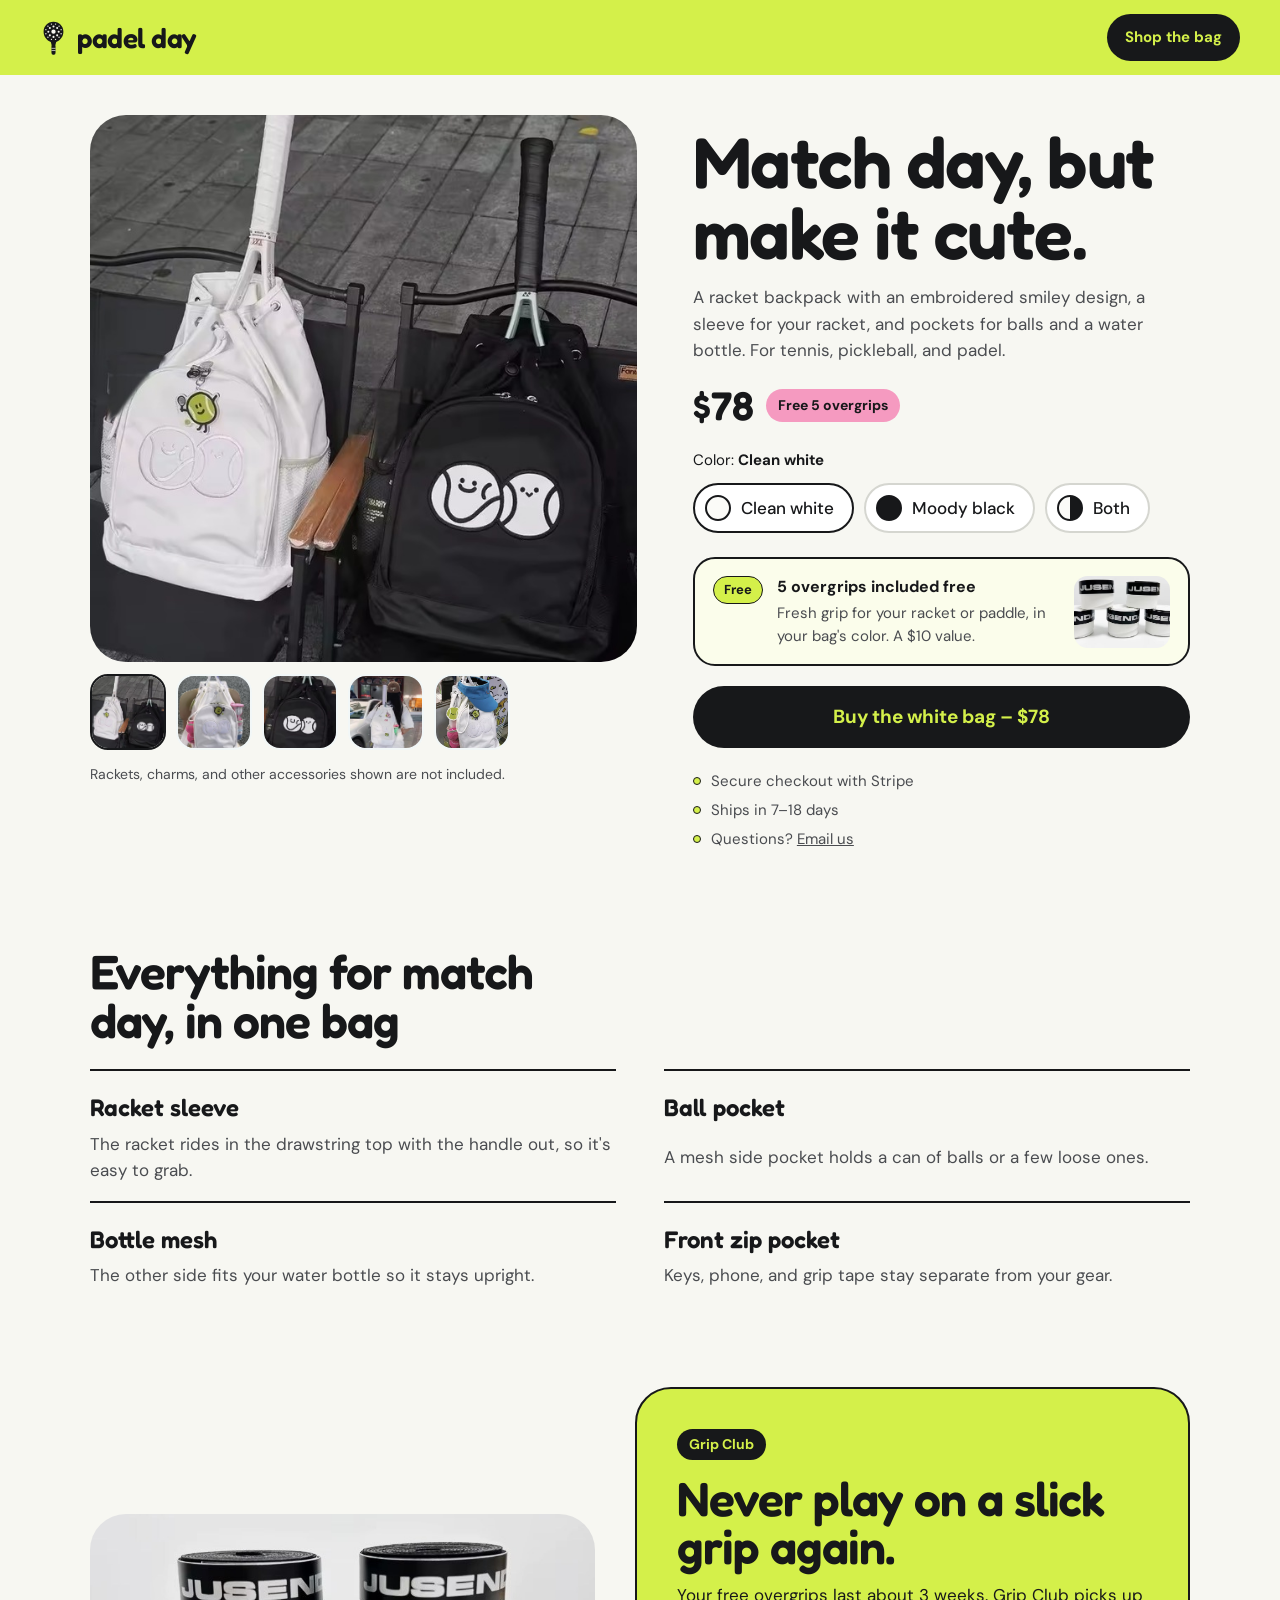
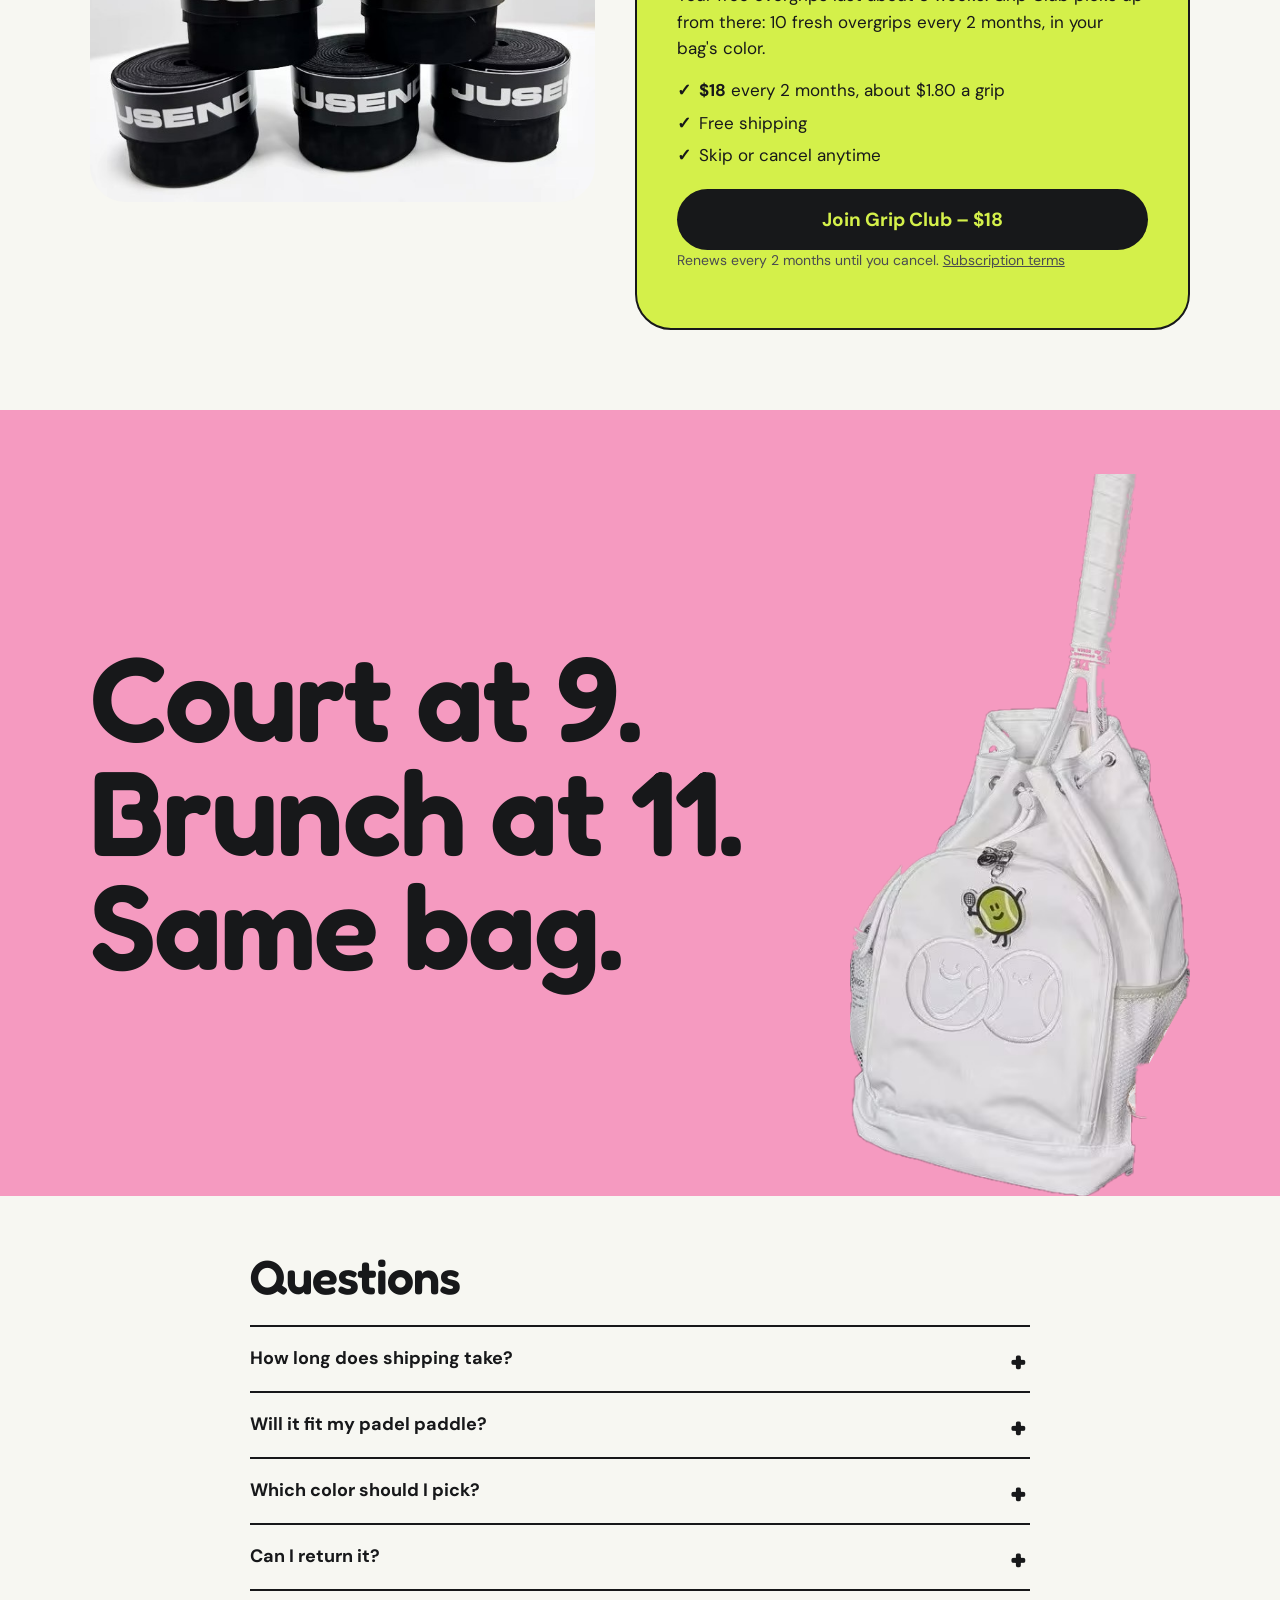
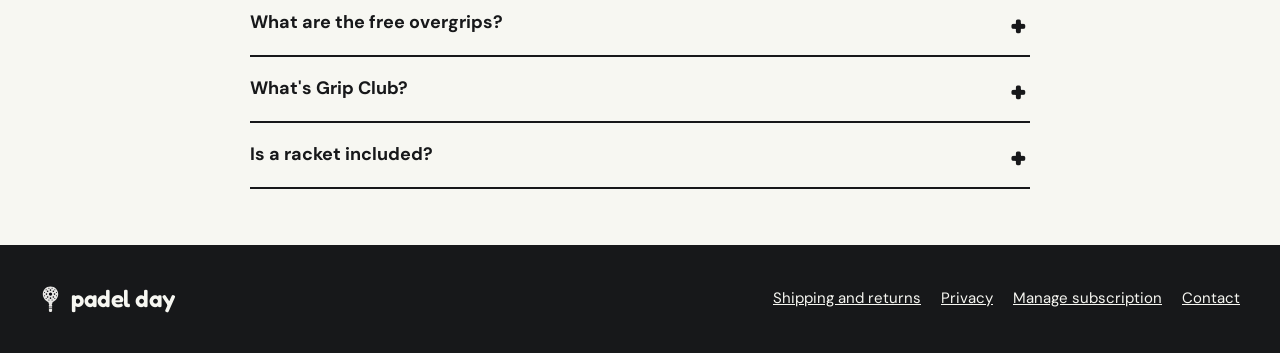
<file: index.html>
<!doctype html>
<html lang="en">
<head>
<meta charset="utf-8">
<meta name="viewport" content="width=device-width, initial-scale=1, viewport-fit=cover">
<title>Padel Day | The cute racket backpack</title>
<meta name="description" content="A racket backpack with a cute embroidered design, a racket sleeve, ball pocket, and bottle mesh. For tennis, pickleball, and padel.">
<meta name="facebook-domain-verification" content="j97y4r4t9zekug09rx6yu36ft6sss3" />
<meta property="og:title" content="Padel Day | Match day, but make it cute">
<meta property="og:description" content="The cute racket backpack in clean white or moody black, with 5 free overgrips.">
<meta property="og:image" content="/images/both.jpg">
<link rel="icon" href="/favicon.svg" type="image/svg+xml">
<link rel="preconnect" href="https://fonts.googleapis.com">
<link rel="preconnect" href="https://fonts.gstatic.com" crossorigin>
<link href="https://fonts.googleapis.com/css2?family=Fredoka:wght@500;600&family=DM+Sans:opsz,wght@9..40,400;9..40,500;9..40,700&display=swap" rel="stylesheet">
<link rel="stylesheet" href="/styles.css">
<script src="/config.js"></script>
<script src="/pixel.js"></script>
</head>
<body>

<header class="site-header">
  <a class="brand" href="/" aria-label="Padel Day home">
    <img src="/logo-icon.svg" alt="" width="27" height="36">
    <span>padel day</span>
  </a>
  <a class="header-buy" href="#buy">Shop the bag</a>
</header>

<main>
  <section class="product" id="buy">
    <div class="gallery">
      <div class="gallery-main">
        <img id="main-image" src="/images/both.jpg" alt="White and black Padel Day racket backpacks side by side" width="900" height="900">
      </div>
      <div class="thumbs" role="group" aria-label="Product photos">
        <button type="button" class="thumb is-active" data-src="/images/both.jpg" data-alt="White and black Padel Day racket backpacks side by side" aria-label="Show both colors">
          <img src="/images/both.jpg" alt="" width="120" height="120">
        </button>
        <button type="button" class="thumb" data-src="/images/white.jpg" data-alt="White Padel Day racket backpack with ball and bottle in the side pockets" aria-label="Show the white bag">
          <img src="/images/white.jpg" alt="" width="120" height="116">
        </button>
        <button type="button" class="thumb" data-src="/images/black.jpg" data-alt="Black Padel Day racket backpack with a racket in the top" aria-label="Show the black bag">
          <img src="/images/black.jpg" alt="" width="90" height="136">
        </button>
        <button type="button" class="thumb" data-src="/images/lifestyle.jpg" data-alt="Someone wearing the white Padel Day racket backpack" aria-label="Show the bag being worn">
          <img src="/images/lifestyle.jpg" alt="" width="120" height="120">
        </button>
        <button type="button" class="thumb" data-src="/images/store.jpg" data-alt="White Padel Day racket backpack with a visor and balls" aria-label="Show the white bag styled with a visor">
          <img src="/images/store.jpg" alt="" width="90" height="120">
        </button>
      </div>
      <p class="gallery-note">Rackets, charms, and other accessories shown are not included.</p>
    </div>

    <div class="buy-box">
      <h1>Match day, but make it cute.</h1>
      <p class="lede">A racket backpack with an embroidered smiley design, a sleeve for your racket, and pockets for balls and a water bottle. For tennis, pickleball, and padel.</p>

      <p class="price"><span data-price>$78</span><s class="price-was" id="price-was" hidden></s> <span class="price-note" id="gift-pill" hidden>Free <span data-gift-name>5 overgrips</span></span></p>

      <fieldset class="colors">
        <legend>Color: <strong id="color-name">Clean white</strong></legend>
        <div class="swatches">
          <label class="swatch">
            <input type="radio" name="color" value="white" checked>
            <span class="swatch-dot swatch-white" aria-hidden="true"></span>
            <span>Clean white</span>
          </label>
          <label class="swatch">
            <input type="radio" name="color" value="black">
            <span class="swatch-dot swatch-black" aria-hidden="true"></span>
            <span>Moody black</span>
          </label>
          <label class="swatch" id="swatch-both" hidden>
            <input type="radio" name="color" value="both">
            <span class="swatch-dot swatch-both" aria-hidden="true"></span>
            <span>Both</span>
          </label>
        </div>
      </fieldset>

      <div class="gift" id="gift" hidden>
        <span class="gift-badge" aria-hidden="true">Free</span>
        <span class="gift-text">
          <strong><span id="gift-count" data-gift-name>5 overgrips</span> included free</strong>
          <span id="gift-detail">Fresh grip for your racket or paddle, in your bag's color. A <span data-gift-value>$10</span> value.</span>
        </span>
        <img class="gift-img" id="gift-img" src="/images/grips-white.jpg" alt="White overgrip rolls" width="720" height="410">
      </div>

      <a class="buy-button" id="buy-button" href="#">Buy the white bag – $78</a>
      <p class="checkout-msg" id="checkout-msg" role="status" hidden></p>

      <ul class="assurances">
        <li>Secure checkout with Stripe</li>
        <li>Ships in <span data-shipping>7–18 days</span></li>
        <li>Questions? <a data-email href="mailto:jaylonw.lv@gmail.com">Email us</a></li>
      </ul>
    </div>
  </section>

  <section class="fits">
    <h2>Everything for match day, in one bag</h2>
    <dl class="fit-list">
      <div>
        <dt>Racket sleeve</dt>
        <dd>The racket rides in the drawstring top with the handle out, so it's easy to grab.</dd>
      </div>
      <div>
        <dt>Ball pocket</dt>
        <dd>A mesh side pocket holds a can of balls or a few loose ones.</dd>
      </div>
      <div>
        <dt>Bottle mesh</dt>
        <dd>The other side fits your water bottle so it stays upright.</dd>
      </div>
      <div>
        <dt>Front zip pocket</dt>
        <dd>Keys, phone, and grip tape stay separate from your gear.</dd>
      </div>
    </dl>
  </section>

  <section class="drop" id="grip-club" hidden>
    <img class="drop-img" src="/images/grips-black.jpg" alt="Rolls of overgrip" width="720" height="410" loading="lazy">
    <div class="drop-body">
      <span class="drop-kicker"><span data-club-name>Grip Club</span></span>
      <h2>Never play on a slick grip again.</h2>
      <p>Your free overgrips last about 3 weeks. <span data-club-name>Grip Club</span> picks up from there: <span data-drop-grips>10</span> fresh overgrips every <span data-drop-every>2 months</span>, in your bag's color.</p>
      <ul class="drop-points">
        <li><strong data-drop-price>$18</strong> every <span data-drop-every>2 months</span>, about <span data-drop-each>$1.80</span> a grip</li>
        <li>Free shipping</li>
        <li>Skip or cancel anytime</li>
      </ul>
      <a class="buy-button drop-button" id="drop-button" href="#">Join Grip Club</a>
      <p class="drop-fine">Renews every <span data-drop-every>2 months</span> until you cancel. <a href="/policies#grip-club">Subscription terms</a></p>
    </div>
  </section>

  <section class="band" aria-label="Court to brunch">
    <p class="band-line">Court at 9.<br>Brunch at&nbsp;11.<br>Same bag.</p>
    <img src="/images/white-cutout.png" alt="" width="374" height="795" loading="lazy">
  </section>

  <section class="faq">
    <h2>Questions</h2>
    <details>
      <summary>How long does shipping take?</summary>
      <p>Orders ship in <span data-shipping>7–18 days</span>. You'll get a tracking link by email once your bag is on the way.</p>
    </details>
    <details>
      <summary>Will it fit my padel paddle?</summary>
      <p>The bag is built around a racket sleeve in the drawstring top, and a padel paddle rides in the top the same way, with the handle out. Padel paddles are wider and thicker than tennis rackets, so if you're unsure about your model, <a data-email href="mailto:jaylonw.lv@gmail.com">email us</a> before you order and we'll help you check.</p>
    </details>
    <details>
      <summary>Which color should I pick?</summary>
      <p>Clean white is the brighter, cuter look. Moody black hides court dust and goes with everything.<span data-both-faq hidden> Can't decide? Get both for <span data-both-price>$148</span>, one for you and one to gift.</span></p>
    </details>
    <details>
      <summary>Can I return it?</summary>
      <p>Yes. You have 30 days from delivery to return an unused bag in its original condition for a full refund. Email us first and we'll send you return instructions. If your bag arrives damaged or isn't what you ordered, we'll replace or refund it at no cost to you. See the full <a href="/policies">shipping and returns policy</a>.</p>
    </details>
    <details>
      <summary>What are the free overgrips?</summary>
      <p>Every bag comes with 5 overgrips in your bag's color, free. They wrap over the handle of tennis rackets, pickleball paddles, and padel paddles, and regular players usually swap them every few weeks.</p>
    </details>
    <details data-drop-faq hidden>
      <summary>What's <span data-club-name>Grip Club</span>?</summary>
      <p>A subscription for fresh overgrips: <span data-drop-grips>10</span> grips every <span data-drop-every>2 months</span> for <span data-drop-price>$18</span>, shipped free, in the color you choose. It renews until you cancel, and you can skip or cancel anytime. See the <a href="/policies#grip-club">subscription terms</a>.</p>
    </details>
    <details>
      <summary>Is a racket included?</summary>
      <p>No. You get the bag and 5 overgrips. The rackets and the bag charm in the photos are there to show how it looks in use.</p>
    </details>
  </section>
</main>

<footer class="site-footer">
  <div class="brand brand-footer">
    <img src="/logo-icon.svg" alt="" width="21" height="28">
    <span>padel day</span>
  </div>
  <nav aria-label="Footer">
    <a href="/policies">Shipping and returns</a>
    <a href="/policies#privacy">Privacy</a>
    <a data-manage-sub href="#" hidden>Manage subscription</a>
    <a data-email href="mailto:jaylonw.lv@gmail.com">Contact</a>
  </nav>
</footer>

<div class="sticky-buy" id="sticky-buy">
  <span><strong data-price>$78</strong> <span class="sticky-color" id="sticky-color">White</span></span>
  <a class="buy-button buy-button-small" href="#buy">Buy now</a>
</div>

<script src="/main.js"></script>
</body>
</html>
</file>
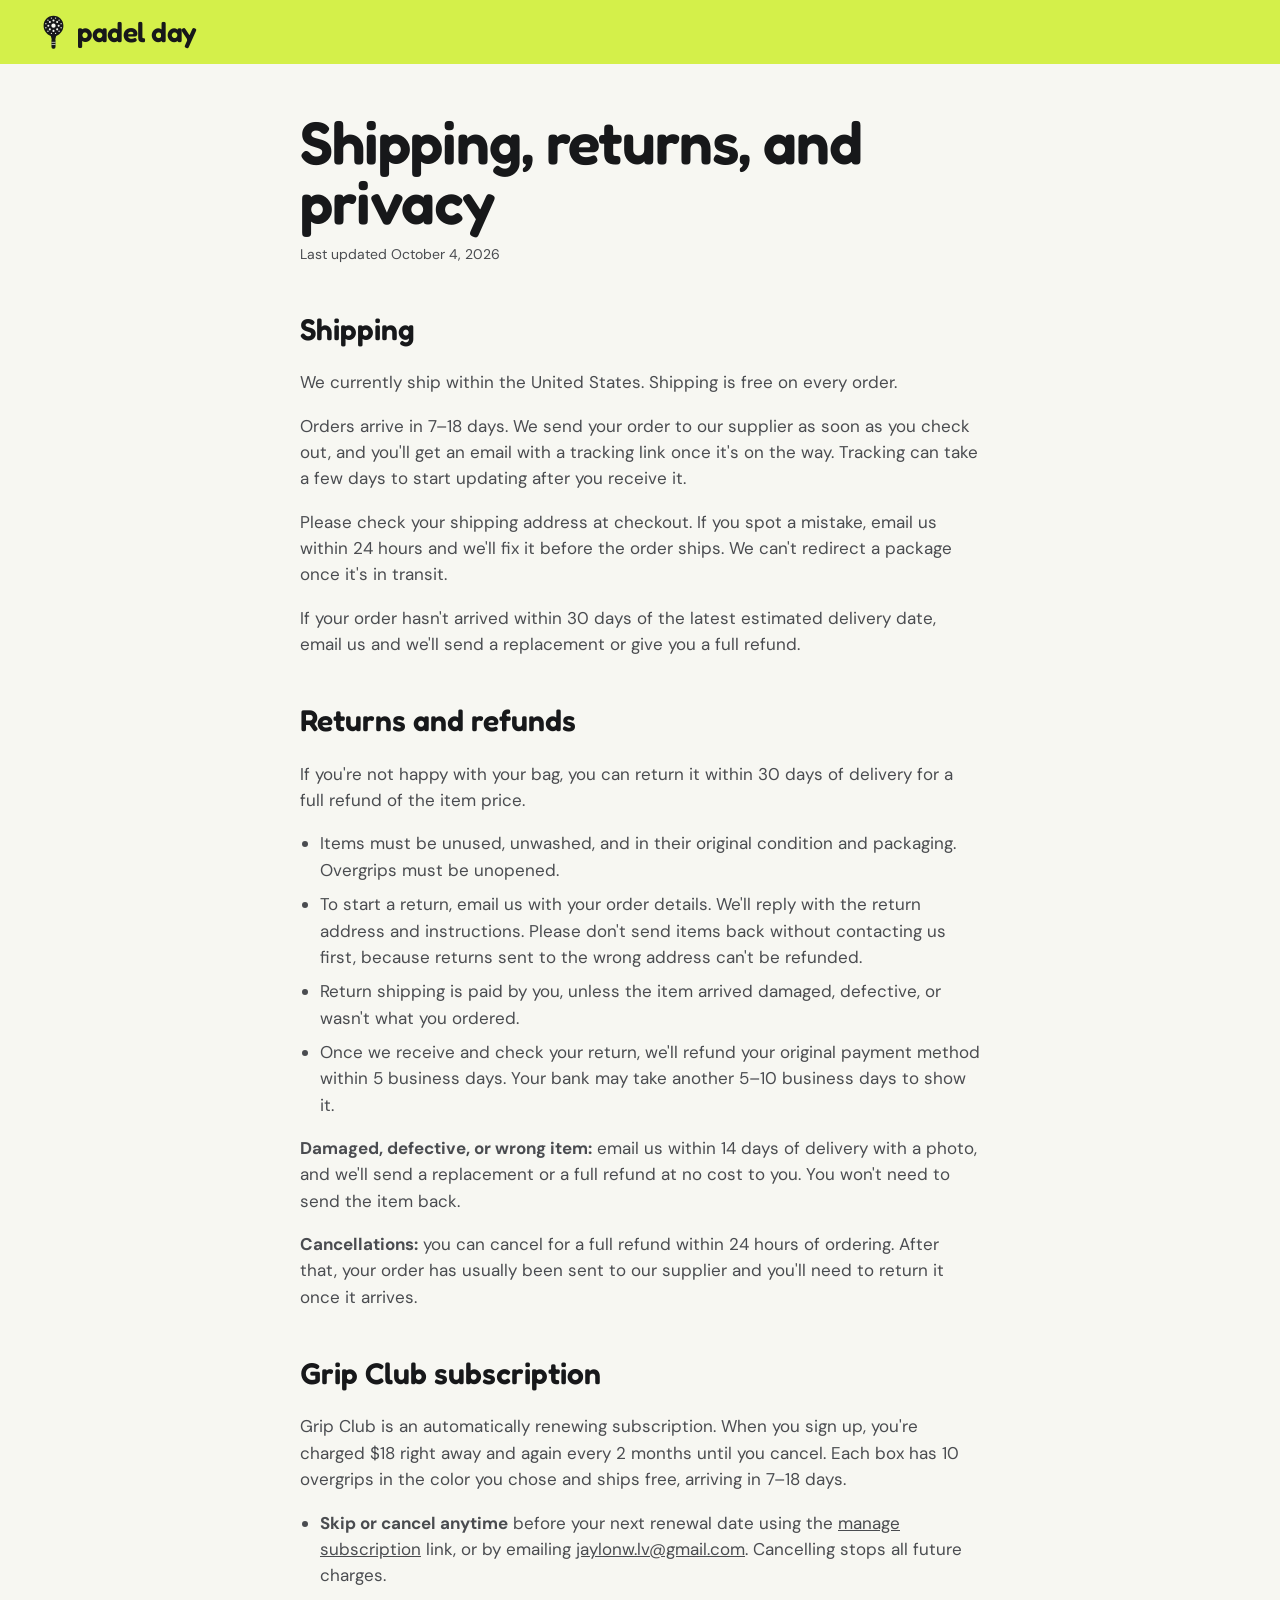
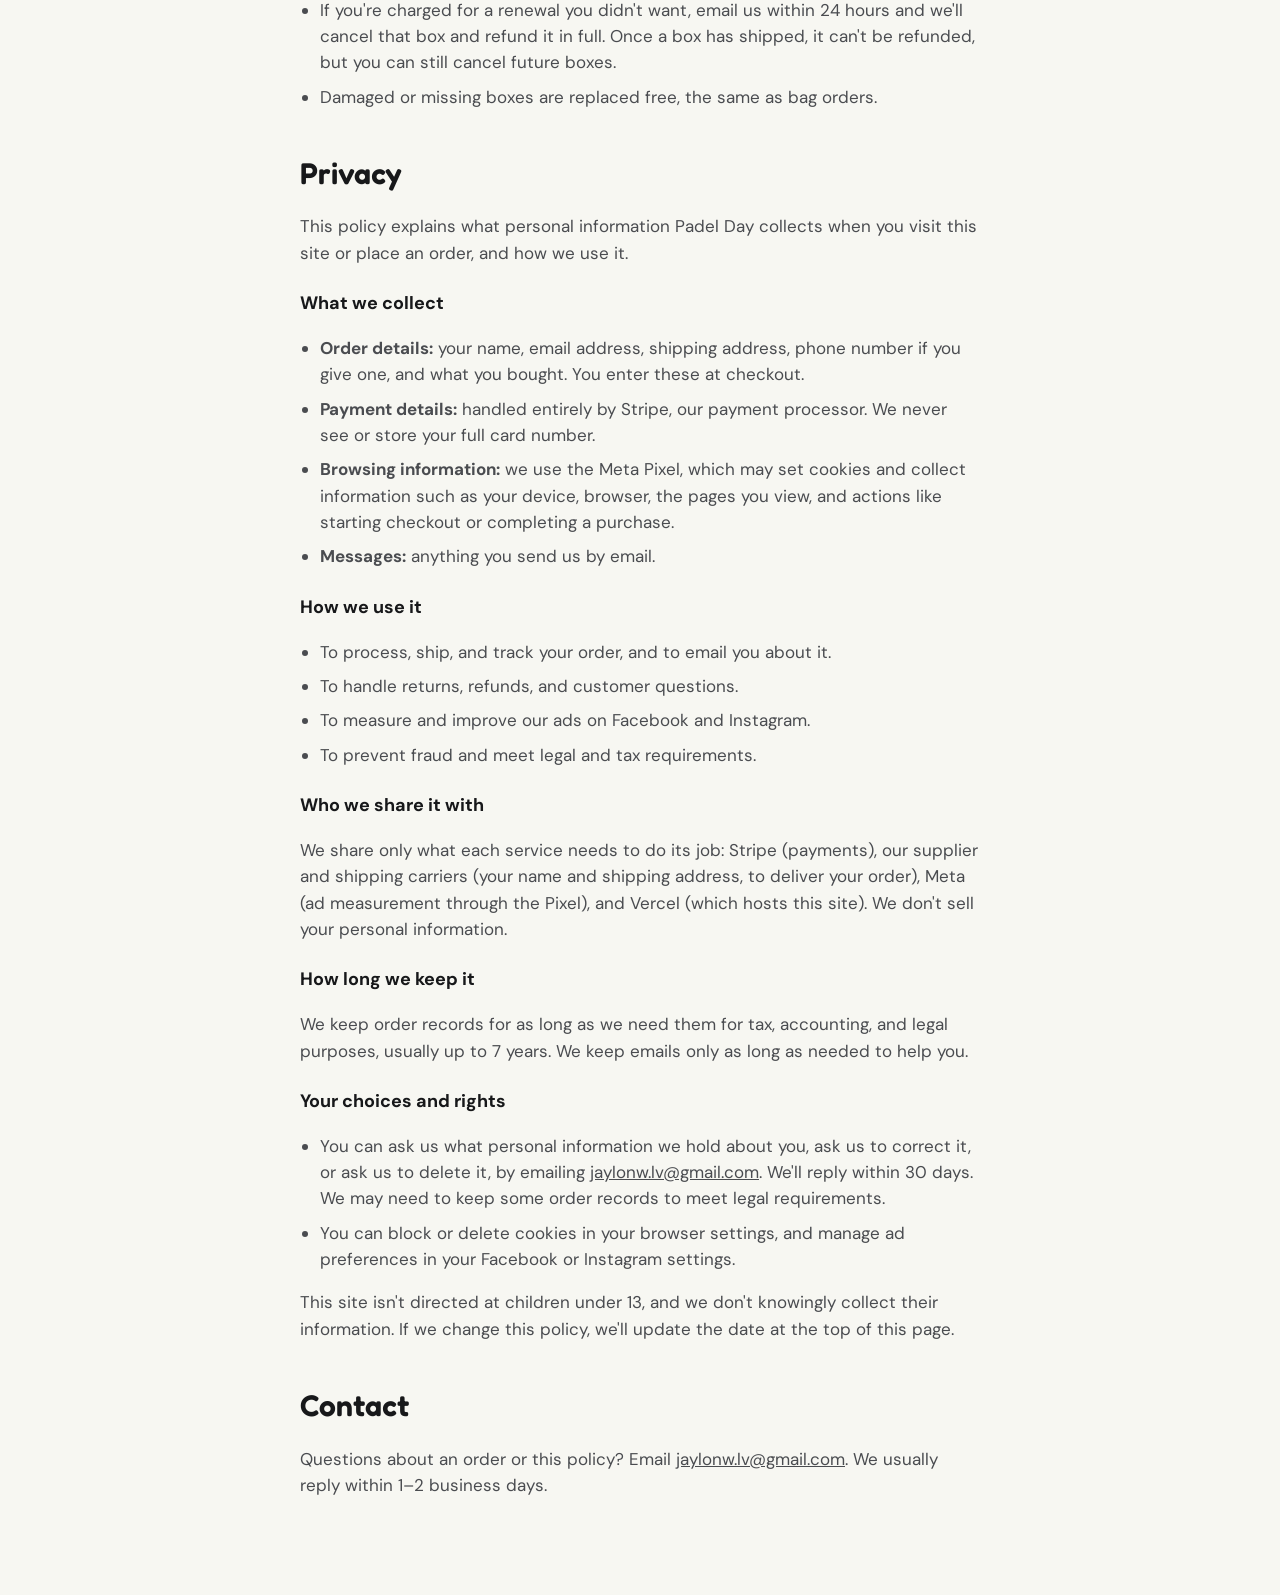
<file: policies.html>
<!doctype html>
<html lang="en">
<head>
<meta charset="utf-8">
<meta name="viewport" content="width=device-width, initial-scale=1, viewport-fit=cover">
<title>Shipping, returns, and privacy | Padel Day</title>
<link rel="icon" href="/favicon.svg" type="image/svg+xml">
<link rel="preconnect" href="https://fonts.googleapis.com">
<link rel="preconnect" href="https://fonts.gstatic.com" crossorigin>
<link href="https://fonts.googleapis.com/css2?family=Fredoka:wght@500;600&family=DM+Sans:opsz,wght@9..40,400;9..40,500;9..40,700&display=swap" rel="stylesheet">
<link rel="stylesheet" href="/styles.css">
<script src="/config.js"></script>
<script src="/pixel.js"></script>
<style>
  body { padding-bottom: 0; }
  .policy { max-width: 720px; margin: 0 auto; padding: 48px 20px 80px; }
  .policy h1 { font-family: var(--display); font-weight: 600; font-size: clamp(40px, 8vw, 60px); line-height: 1; letter-spacing: -1px; margin: 0 0 32px; }
  .policy h2 { font-family: var(--display); font-weight: 600; font-size: 30px; margin: 40px 0 12px; }
  .policy h3 { font-size: 18px; margin: 24px 0 8px; }
  .policy p, .policy li { color: var(--muted); max-width: 64ch; }
  .policy ul { padding-left: 20px; }
  .policy li { margin-bottom: 8px; }
  .policy .updated { font-size: 14px; margin: -20px 0 0; }
</style>
</head>
<body>
<header class="site-header">
  <a class="brand" href="/" aria-label="Padel Day home">
    <img src="/logo-icon.svg" alt="" width="27" height="36">
    <span>padel day</span>
  </a>
</header>
<main class="policy">
  <h1>Shipping, returns, and privacy</h1>
  <p class="updated">Last updated October 4, 2026</p>

  <h2 id="shipping">Shipping</h2>
  <p>We currently ship within the United States. Shipping is free on every order.</p>
  <p>Orders arrive in <span data-shipping></span>. We send your order to our supplier as soon as you check out, and you'll get an email with a tracking link once it's on the way. Tracking can take a few days to start updating after you receive it.</p>
  <p>Please check your shipping address at checkout. If you spot a mistake, email us within 24 hours and we'll fix it before the order ships. We can't redirect a package once it's in transit.</p>
  <p>If your order hasn't arrived within 30 days of the latest estimated delivery date, email us and we'll send a replacement or give you a full refund.</p>

  <h2 id="returns">Returns and refunds</h2>
  <p>If you're not happy with your bag, you can return it within 30 days of delivery for a full refund of the item price.</p>
  <ul>
    <li>Items must be unused, unwashed, and in their original condition and packaging. Overgrips must be unopened.</li>
    <li>To start a return, email us with your order details. We'll reply with the return address and instructions. Please don't send items back without contacting us first, because returns sent to the wrong address can't be refunded.</li>
    <li>Return shipping is paid by you, unless the item arrived damaged, defective, or wasn't what you ordered.</li>
    <li>Once we receive and check your return, we'll refund your original payment method within 5 business days. Your bank may take another 5–10 business days to show it.</li>
  </ul>
  <p><strong>Damaged, defective, or wrong item:</strong> email us within 14 days of delivery with a photo, and we'll send a replacement or a full refund at no cost to you. You won't need to send the item back.</p>
  <p><strong>Cancellations:</strong> you can cancel for a full refund within 24 hours of ordering. After that, your order has usually been sent to our supplier and you'll need to return it once it arrives.</p>

  <div data-drop-terms hidden>
  <h2 id="grip-club"><span data-club-name>Grip Club</span> subscription</h2>
  <p><span data-club-name>Grip Club</span> is an automatically renewing subscription. When you sign up, you're charged <span data-drop-price>$18</span> right away and again every <span data-drop-every>2 months</span> until you cancel. Each box has <span data-drop-grips>10</span> overgrips in the color you chose and ships free, arriving in <span data-shipping></span>.</p>
  <ul>
    <li><strong>Skip or cancel anytime</strong> before your next renewal date<span data-manage-sub-text hidden> using the <a data-manage-sub href="#">manage subscription</a> link, or</span> by emailing <a href="mailto:jaylonw.lv@gmail.com">jaylonw.lv@gmail.com</a>. Cancelling stops all future charges.</li>
    <li>If you're charged for a renewal you didn't want, email us within 24 hours and we'll cancel that box and refund it in full. Once a box has shipped, it can't be refunded, but you can still cancel future boxes.</li>
    <li>Damaged or missing boxes are replaced free, the same as bag orders.</li>
  </ul>
  </div>

  <h2 id="privacy">Privacy</h2>
  <p>This policy explains what personal information Padel Day collects when you visit this site or place an order, and how we use it.</p>
  <h3>What we collect</h3>
  <ul>
    <li><strong>Order details:</strong> your name, email address, shipping address, phone number if you give one, and what you bought. You enter these at checkout.</li>
    <li><strong>Payment details:</strong> handled entirely by Stripe, our payment processor. We never see or store your full card number.</li>
    <li><strong>Browsing information:</strong> we use the Meta Pixel, which may set cookies and collect information such as your device, browser, the pages you view, and actions like starting checkout or completing a purchase.</li>
    <li><strong>Messages:</strong> anything you send us by email.</li>
  </ul>
  <h3>How we use it</h3>
  <ul>
    <li>To process, ship, and track your order, and to email you about it.</li>
    <li>To handle returns, refunds, and customer questions.</li>
    <li>To measure and improve our ads on Facebook and Instagram.</li>
    <li>To prevent fraud and meet legal and tax requirements.</li>
  </ul>
  <h3>Who we share it with</h3>
  <p>We share only what each service needs to do its job: Stripe (payments), our supplier and shipping carriers (your name and shipping address, to deliver your order), Meta (ad measurement through the Pixel), and Vercel (which hosts this site). We don't sell your personal information.</p>
  <h3>How long we keep it</h3>
  <p>We keep order records for as long as we need them for tax, accounting, and legal purposes, usually up to 7 years. We keep emails only as long as needed to help you.</p>
  <h3>Your choices and rights</h3>
  <ul>
    <li>You can ask us what personal information we hold about you, ask us to correct it, or ask us to delete it, by emailing <a href="mailto:jaylonw.lv@gmail.com">jaylonw.lv@gmail.com</a>. We'll reply within 30 days. We may need to keep some order records to meet legal requirements.</li>
    <li>You can block or delete cookies in your browser settings, and manage ad preferences in your Facebook or Instagram settings.</li>
  </ul>
  <p>This site isn't directed at children under 13, and we don't knowingly collect their information. If we change this policy, we'll update the date at the top of this page.</p>

  <h2 id="contact">Contact</h2>
  <p>Questions about an order or this policy? Email <a href="mailto:jaylonw.lv@gmail.com">jaylonw.lv@gmail.com</a>. We usually reply within 1–2 business days.</p>
</main>
<script>
  var cfg = window.PADEL_DAY || {};
  document.querySelectorAll("[data-shipping]").forEach(function (el) { el.textContent = cfg.shippingTime; });
  document.querySelectorAll("[data-email]").forEach(function (el) { el.href = "mailto:" + cfg.contactEmail; el.textContent = cfg.contactEmail; });
  var drop = cfg.gripClub || {};
  document.querySelectorAll("[data-club-name]").forEach(function (el) { el.textContent = drop.name; });
  var money = function (n) { return "$" + (Number(n) % 1 ? Number(n).toFixed(2) : Number(n)); };
  document.querySelectorAll("[data-drop-price]").forEach(function (el) { el.textContent = money(drop.price); });
  document.querySelectorAll("[data-drop-every]").forEach(function (el) { el.textContent = drop.every; });
  document.querySelectorAll("[data-drop-grips]").forEach(function (el) { el.textContent = drop.grips; });
  if (drop.link) document.querySelectorAll("[data-drop-terms]").forEach(function (el) { el.hidden = false; });
  if (cfg.manageSubscriptionLink) {
    document.querySelectorAll("[data-manage-sub]").forEach(function (el) { el.href = cfg.manageSubscriptionLink; });
    document.querySelectorAll("[data-manage-sub-text]").forEach(function (el) { el.hidden = false; });
  }
</script>
</body>
</html>
</file>
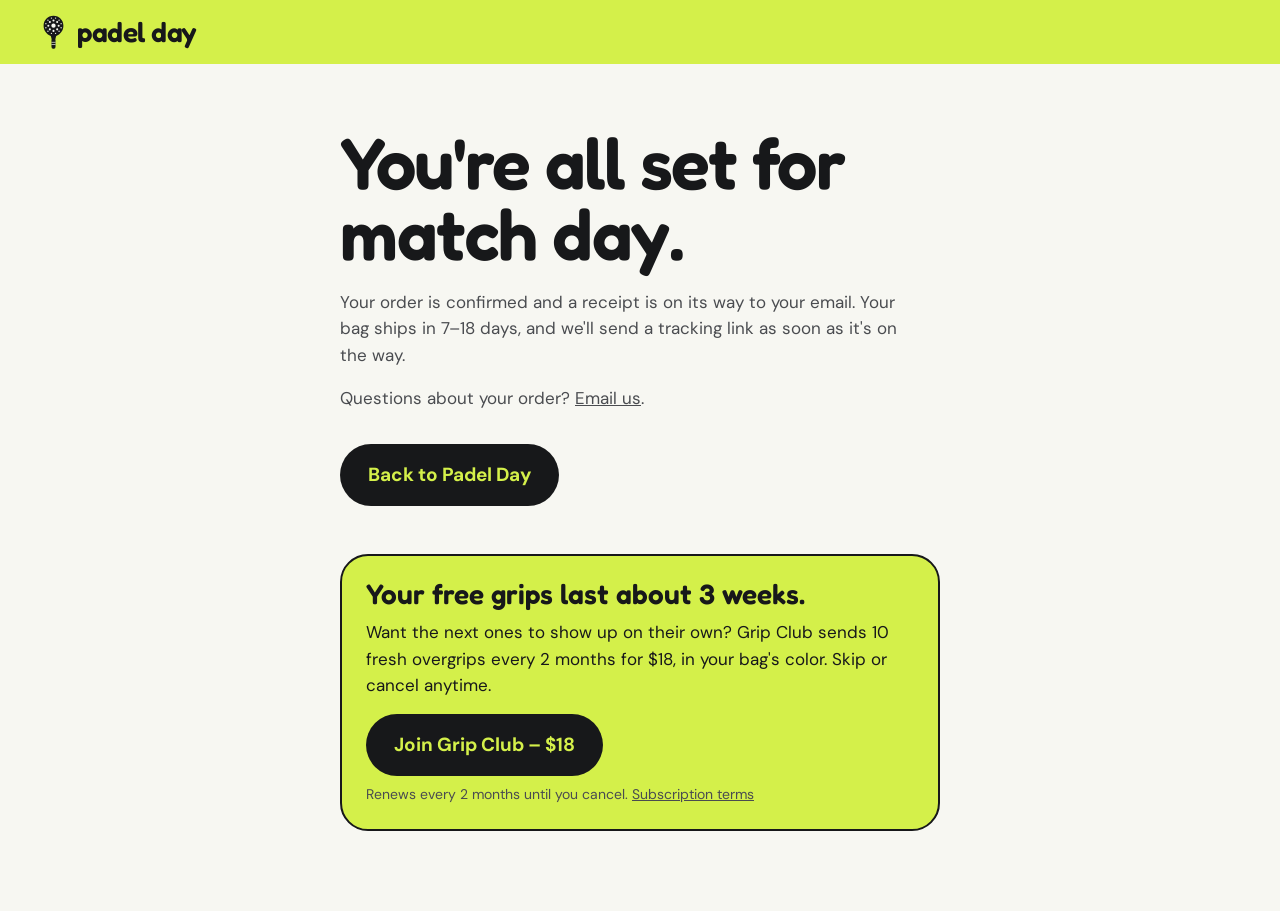
<file: thank-you.html>
<!doctype html>
<html lang="en">
<head>
<meta charset="utf-8">
<meta name="viewport" content="width=device-width, initial-scale=1, viewport-fit=cover">
<title>Order confirmed | Padel Day</title>
<meta name="robots" content="noindex">
<link rel="icon" href="/favicon.svg" type="image/svg+xml">
<link rel="preconnect" href="https://fonts.googleapis.com">
<link rel="preconnect" href="https://fonts.gstatic.com" crossorigin>
<link href="https://fonts.googleapis.com/css2?family=Fredoka:wght@500;600&family=DM+Sans:opsz,wght@9..40,400;9..40,500;9..40,700&display=swap" rel="stylesheet">
<link rel="stylesheet" href="/styles.css">
<script src="/config.js"></script>
<script src="/pixel.js"></script>
<style>
  body { padding-bottom: 0; }
  .done { max-width: 640px; margin: 0 auto; padding: 64px 20px 80px; }
  .done h1 { font-family: var(--display); font-weight: 600; font-size: clamp(44px, 9vw, 72px); line-height: 0.98; letter-spacing: -1.5px; margin: 0 0 20px; }
  .done p { color: var(--muted); max-width: 48ch; }
  .done .buy-button { width: auto; display: inline-flex; margin-top: 16px; }
  .drop-offer { margin-top: 48px; padding: 24px; background: var(--lime); border: 2px solid var(--ink); border-radius: 28px; }
  .drop-offer strong { font-family: var(--display); font-weight: 600; font-size: 28px; line-height: 1.05; }
  .drop-offer p { color: var(--ink); margin: 8px 0 0; }
  .drop-offer .drop-offer-fine { font-size: 14px; color: var(--muted); }
  .drop-offer[hidden] { display: none; }
</style>
</head>
<body>
<header class="site-header">
  <a class="brand" href="/" aria-label="Padel Day home">
    <img src="/logo-icon.svg" alt="" width="27" height="36">
    <span>padel day</span>
  </a>
</header>
<main class="done">
  <h1 id="done-title">You're all set for match day.</h1>
  <p id="done-text">Your order is confirmed and a receipt is on its way to your email. Your bag ships in <span data-shipping></span>, and we'll send a tracking link as soon as it's on the way.</p>
  <p>Questions about your order? <a data-email href="mailto:jaylonw.lv@gmail.com">Email us</a>.</p>
  <a class="buy-button" href="/">Back to Padel Day</a>

  <div class="drop-offer" id="drop-offer" hidden>
    <strong>Your free grips last about 3 weeks.</strong>
    <p>Want the next ones to show up on their own? <span data-club-name>Grip Club</span> sends <span data-drop-grips>10</span> fresh overgrips every <span data-drop-every>2 months</span> for <span data-drop-price>$18</span>, in your bag's color. Skip or cancel anytime.</p>
    <a class="buy-button" id="drop-offer-button" href="#">Join Grip Club</a>
    <p class="drop-offer-fine">Renews every <span data-drop-every>2 months</span> until you cancel. <a href="/policies#grip-club">Subscription terms</a></p>
  </div>
</main>
<script>
(function () {
  var cfg = window.PADEL_DAY || {};
  document.querySelectorAll("[data-shipping]").forEach(function (el) { el.textContent = cfg.shippingTime; });
  document.querySelectorAll("[data-email]").forEach(function (el) { el.href = "mailto:" + cfg.contactEmail; });
  var drop = cfg.gripClub || {};
  document.querySelectorAll("[data-club-name]").forEach(function (el) { el.textContent = drop.name; });
  var money = function (n) { return "$" + (Number(n) % 1 ? Number(n).toFixed(2) : Number(n)); };
  document.querySelectorAll("[data-drop-price]").forEach(function (el) { el.textContent = money(drop.price); });
  document.querySelectorAll("[data-drop-every]").forEach(function (el) { el.textContent = drop.every; });
  document.querySelectorAll("[data-drop-grips]").forEach(function (el) { el.textContent = drop.grips; });

  var params = new URLSearchParams(location.search);
  var id = params.get("session_id") || "no-session";
  var item = params.get("item");
  var stored = null;
  try { stored = JSON.parse(sessionStorage.getItem("pd_order")); } catch (e) {}
  // The Stripe redirect says ?item=grips for Grip Club sign-ups; the stored order is the backup.
  var isDrop = item === "grips" || (!item && stored && stored.type === "subscription");

  if (isDrop) {
    document.getElementById("done-title").textContent = "You're in " + drop.name + ".";
    document.getElementById("done-text").textContent = "Your subscription is confirmed and a receipt is on its way to your email. Your first " + drop.grips + " overgrips ship in " + cfg.shippingTime + ", then a fresh box every " + drop.every + ". You can skip or cancel anytime.";
  } else if (drop.link) {
    // After a bag order, offer Grip Club: something they'll need later, not something they missed.
    document.getElementById("drop-offer").hidden = false;
    var offer = document.getElementById("drop-offer-button");
    offer.href = drop.link;
    offer.textContent = "Join " + drop.name + " – " + money(drop.price);
    offer.addEventListener("click", function (e) {
      var order = { type: "subscription", value: Number(drop.price), ids: ["grip-club"], n: 1 };
      try { sessionStorage.setItem("pd_order", JSON.stringify(order)); } catch (err) {}
      var event = { value: order.value, currency: cfg.currency, content_ids: order.ids, content_type: "product", num_items: 1 };
      window.pdTrack("AddToCart", event);
      window.pdTrack("InitiateCheckout", event);
      if (window.pdTrackingOn && !(e.metaKey || e.ctrlKey || e.shiftKey)) {
        e.preventDefault();
        setTimeout(function () { window.location.href = drop.link; }, 300);
      }
    });
  }

  // Fire the conversion once per Stripe checkout session, so a refresh doesn't double-count.
  var key = "pd_purchase_" + id;
  var seen = false;
  try { seen = localStorage.getItem(key) === "1"; } catch (e) {}
  if (!seen && id !== "no-session") {
    if (isDrop) {
      // Subscriptions are a separate event so they don't blur bag sales; predicted_ltv is a year of boxes.
      window.pdTrack("Subscribe", { value: Number(drop.price), currency: cfg.currency, predicted_ltv: Number(drop.price) * Number(drop.perYear || 6), content_ids: ["grip-club"] }, { eventID: "subscribe_" + id });
    } else {
      // Fallback when the browser lost the order (e.g. checkout finished on another device).
      // The Stripe redirect can say what was bought with ?item=white|black|both; otherwise the color is unknown.
      var order = item === "both"
        ? { value: Number(cfg.bothPrice), ids: ["racket-backpack-white", "racket-backpack-black"], n: 2 }
        : item === "white" || item === "black"
          ? { value: Number(cfg.price), ids: ["racket-backpack-" + item], n: 1 }
          : { value: Number(cfg.price), ids: ["racket-backpack-white", "racket-backpack-black"], n: 1 };
      if (stored && stored.type !== "subscription") order = stored;
      window.pdTrack("Purchase", { value: order.value, currency: cfg.currency, content_ids: order.ids, content_type: "product", num_items: order.n || 1 }, { eventID: "purchase_" + id });
    }
    try { localStorage.setItem(key, "1"); } catch (e) {}
  }
})();
</script>
</body>
</html>
</file>
<file: styles.css>
:root {
  --lime: #D4F04A;
  --pink: #F59AC0;
  --ink: #17181A;
  --paper: #F7F7F2;
  --photo: #F2F7F7;
  --muted: #4A4C50;
  --display: "Fredoka", "Nunito", "Arial Rounded MT Bold", sans-serif;
  --body: "DM Sans", "Helvetica Neue", Helvetica, sans-serif;
  --radius-lg: 36px;
  --radius-pill: 999px;
}

*, *::before, *::after { box-sizing: border-box; }
html { scroll-behavior: smooth; scroll-padding-top: calc(80px + env(safe-area-inset-top, 0px)); }
body {
  margin: 0;
  background: var(--paper);
  color: var(--ink);
  font-family: var(--body);
  font-size: 17px;
  line-height: 1.55;
  -webkit-font-smoothing: antialiased;
  padding-bottom: calc(84px + env(safe-area-inset-bottom, 0px));
}
img { max-width: 100%; display: block; }
a { color: inherit; }
:focus-visible { outline: 3px solid var(--ink); outline-offset: 3px; border-radius: 6px; }

/* Header */
.site-header {
  position: sticky; top: 0; z-index: 10;
  display: flex; align-items: center; justify-content: space-between;
  padding: calc(14px + env(safe-area-inset-top, 0px)) 20px 14px;
  background: var(--lime);
}
.brand { display: inline-flex; align-items: center; gap: 10px; text-decoration: none; }
.brand span { font-family: var(--display); font-weight: 600; font-size: 28px; letter-spacing: -0.5px; line-height: 1; }
.header-buy {
  font-weight: 700; font-size: 15px; text-decoration: none;
  background: var(--ink); color: var(--lime);
  padding: 12px 18px; border-radius: var(--radius-pill); min-height: 44px; display: inline-flex; align-items: center;
}

/* Product */
.product {
  display: grid; grid-template-columns: minmax(0, 1fr); gap: 28px;
  padding: 20px 20px 48px;
  max-width: 1180px; margin: 0 auto;
}
.gallery-main {
  background: var(--photo); border-radius: var(--radius-lg); overflow: hidden;
  aspect-ratio: 1 / 1;
}
.gallery-main img { width: 100%; height: 100%; object-fit: cover; }
.thumbs { display: flex; gap: 10px; margin-top: 12px; overflow-x: auto; padding-bottom: 4px; }
.thumb {
  flex: none; width: 76px; height: 76px; padding: 0; border: 2px solid transparent; border-radius: 18px;
  background: var(--photo); overflow: hidden; cursor: pointer;
}
.thumb img { width: 100%; height: 100%; object-fit: cover; }
.thumb.is-active { border-color: var(--ink); }
.gallery-note { margin: 10px 0 0; font-size: 14px; color: var(--muted); }

.buy-box h1 {
  font-family: var(--display); font-weight: 600;
  font-size: clamp(44px, 9vw, 72px); line-height: 0.98; letter-spacing: -1.5px;
  margin: 0 0 16px; max-width: 12ch;
}
.lede { margin: 0 0 22px; color: var(--muted); max-width: 46ch; }
.price { display: flex; align-items: center; flex-wrap: wrap; gap: 12px; margin: 0 0 24px; }
.price [data-price] { font-family: var(--display); font-weight: 600; font-size: 40px; line-height: 1; }
.price-note { background: var(--pink); font-weight: 700; font-size: 14px; padding: 6px 12px; border-radius: var(--radius-pill); }

.colors { border: 0; padding: 0; margin: 0 0 24px; }
.colors legend { padding: 0; margin-bottom: 10px; font-size: 15px; }
.swatches { display: flex; gap: 10px; flex-wrap: wrap; }
.swatch {
  position: relative; display: inline-flex; align-items: center; gap: 10px;
  padding: 10px 18px 10px 10px; min-height: 48px;
  border: 2px solid #D5D6D0; border-radius: var(--radius-pill); background: #fff;
  cursor: pointer; font-weight: 500;
}
.swatch input { position: absolute; opacity: 0; inset: 0; margin: 0; cursor: pointer; }
.swatch:has(input:checked) { border-color: var(--ink); }
.swatch:has(input:focus-visible) { outline: 3px solid var(--ink); outline-offset: 3px; }
.swatch-dot { width: 26px; height: 26px; border-radius: 50%; border: 2px solid var(--ink); }
.swatch-white { background: #FBFBF8; }
.swatch-black { background: var(--ink); }
.swatch-both { background: linear-gradient(90deg, #FBFBF8 50%, var(--ink) 50%); }
.swatch[hidden] { display: none; }
.price-was { margin-left: 10px; color: var(--muted); font-size: 22px; }

.gift {
  display: flex; align-items: center; gap: 14px;
  margin: 0 0 20px; padding: 16px 18px;
  background: #FBFDEB; border: 2px solid var(--ink); border-radius: 22px;
}
.gift[hidden] { display: none; }
.gift-badge {
  flex: none; align-self: flex-start; margin-top: 1px;
  background: var(--lime); border: 1.5px solid var(--ink); border-radius: var(--radius-pill);
  font-weight: 700; font-size: 13px; padding: 3px 10px;
}
.gift-text { flex: 1; display: grid; gap: 2px; font-size: 15px; color: var(--muted); }
.gift-text strong { color: var(--ink); font-size: 16px; }
.gift-img {
  flex: none; width: 96px; height: 72px; object-fit: cover;
  border-radius: 14px; background: #fff;
}
.price-note[hidden] { display: none; }

.buy-button {
  display: flex; align-items: center; justify-content: center;
  width: 100%; min-height: 60px; padding: 16px 28px;
  background: var(--ink); color: var(--lime);
  font-weight: 700; font-size: 19px; text-decoration: none; text-align: center;
  border-radius: var(--radius-pill);
  transition: transform 0.12s ease;
}
.buy-button:active { transform: scale(0.98); }
.checkout-msg { margin: 12px 0 0; font-size: 15px; background: #FFF4CC; padding: 10px 14px; border-radius: 14px; }
.assurances { list-style: none; padding: 0; margin: 22px 0 0; display: grid; gap: 6px; font-size: 15px; color: var(--muted); }
.assurances li::before { content: ""; display: inline-block; width: 8px; height: 8px; margin-right: 10px; border-radius: 50%; background: var(--lime); border: 1.5px solid var(--ink); vertical-align: 1px; }

/* What fits */
.fits { max-width: 1180px; margin: 0 auto; padding: 24px 20px 56px; }
.fits h2, .faq h2 {
  font-family: var(--display); font-weight: 600; font-size: clamp(32px, 6vw, 48px);
  line-height: 1.02; letter-spacing: -1px; margin: 0 0 24px; max-width: 18ch;
}
.fit-list { margin: 0; display: grid; gap: 0; }
.fit-list > div { padding: 18px 0; border-top: 2px solid var(--ink); display: grid; gap: 4px; }
.fit-list dt { font-family: var(--display); font-weight: 600; font-size: 24px; }
.fit-list dd { margin: 0; color: var(--muted); max-width: 52ch; }

/* The bold moment */
.band {
  background: var(--pink); overflow: hidden;
  display: grid; grid-template-columns: 1fr auto; align-items: end;
  padding: 48px 16px 0 20px; gap: 12px;
}
.band-line {
  margin: 0 0 48px; align-self: center;
  font-family: var(--display); font-weight: 600;
  font-size: clamp(44px, 11vw, 120px); line-height: 0.95; letter-spacing: -2px;
}
.band img { display: block; justify-self: end; width: clamp(130px, 30vw, 340px); height: auto; }

/* Grip Club */
.drop {
  max-width: 1180px; margin: 0 auto 56px; padding: 0 20px;
  display: grid; gap: 24px; align-items: center;
}
.drop[hidden] { display: none; }
.drop-img { width: 100%; height: auto; border-radius: var(--radius-lg); background: #fff; }
.drop-body { background: var(--lime); border: 2px solid var(--ink); border-radius: var(--radius-lg); padding: 28px 24px; }
.drop-kicker { display: inline-block; background: var(--ink); color: var(--lime); font-weight: 700; font-size: 14px; padding: 5px 12px; border-radius: var(--radius-pill); }
.drop h2 { font-family: var(--display); font-weight: 600; font-size: clamp(32px, 6vw, 48px); line-height: 1; letter-spacing: -1px; margin: 14px 0 12px; }
.drop-body > p { margin: 0 0 16px; max-width: 52ch; }
.drop-points { list-style: none; padding: 0; margin: 0 0 20px; display: grid; gap: 6px; }
.drop-points li::before { content: "✓"; font-weight: 700; margin-right: 8px; }
.drop-fine { margin: 12px 0 0; font-size: 14px; color: var(--muted); }
.site-footer a[hidden], [data-drop-faq][hidden] { display: none; }

/* FAQ */
.faq { max-width: 820px; margin: 0 auto; padding: 56px 20px; }
.faq details { border-top: 2px solid var(--ink); }
.faq details:last-of-type { border-bottom: 2px solid var(--ink); }
.faq summary {
  cursor: pointer; list-style: none; padding: 18px 40px 18px 0; position: relative;
  font-weight: 700; font-size: 18px; min-height: 44px;
}
.faq summary::-webkit-details-marker { display: none; }
.faq summary::after {
  content: "+"; position: absolute; right: 4px; top: 50%; transform: translateY(-50%);
  font-family: var(--display); font-size: 30px; line-height: 1; transition: transform 0.2s ease;
}
.faq details[open] summary::after { transform: translateY(-50%) rotate(45deg); }
.faq details p { margin: 0 0 20px; color: var(--muted); max-width: 60ch; }

/* Footer */
.site-footer {
  background: var(--ink); color: var(--paper);
  padding: 40px 20px; display: flex; flex-wrap: wrap; gap: 20px; align-items: center; justify-content: space-between;
}
.brand-footer img { filter: invert(1); }
.brand-footer span { font-size: 24px; }
.site-footer nav { display: flex; flex-wrap: wrap; gap: 8px 20px; font-size: 15px; }

/* Sticky buy bar (mobile) */
.sticky-buy {
  position: fixed; left: 0; right: 0; bottom: 0; z-index: 20;
  display: flex; align-items: center; justify-content: space-between; gap: 16px;
  padding: 12px 16px calc(12px + env(safe-area-inset-bottom, 0px));
  background: var(--paper); border-top: 2px solid var(--ink);
  transform: translateY(110%); transition: transform 0.25s ease;
}
.sticky-buy.is-visible { transform: translateY(0); }
.sticky-buy strong { font-family: var(--display); font-weight: 600; font-size: 24px; }
.sticky-color { color: var(--muted); font-size: 15px; margin-left: 4px; }
.buy-button-small { width: auto; min-height: 48px; font-size: 16px; padding: 12px 24px; }

/* Desktop */
@media (min-width: 900px) {
  body { padding-bottom: 0; }
  .site-header { padding-left: 40px; padding-right: 40px; }
  .product { grid-template-columns: minmax(0, 1.1fr) minmax(0, 1fr); gap: 56px; padding: 40px 40px 72px; align-items: start; }
  .buy-box { position: sticky; top: 100px; padding-top: 12px; }
  .fits { padding: 24px 40px 80px; }
  .fit-list { grid-template-columns: 1fr 1fr; column-gap: 48px; }
  /* Line the text and bag up with the product section's edges instead of the screen's */
  .band { padding: 64px max(40px, calc(50% - 550px)) 0; column-gap: 40px; }
  .drop { grid-template-columns: minmax(0, 1fr) minmax(0, 1.1fr); gap: 40px; padding: 0 40px; margin-bottom: 80px; }
  .drop-body { padding: 40px; }
  .site-footer { padding: 40px; }
  .sticky-buy { display: none; }
}

@media (prefers-reduced-motion: reduce) {
  html { scroll-behavior: auto; }
  * { transition: none !important; }
}
</file>
